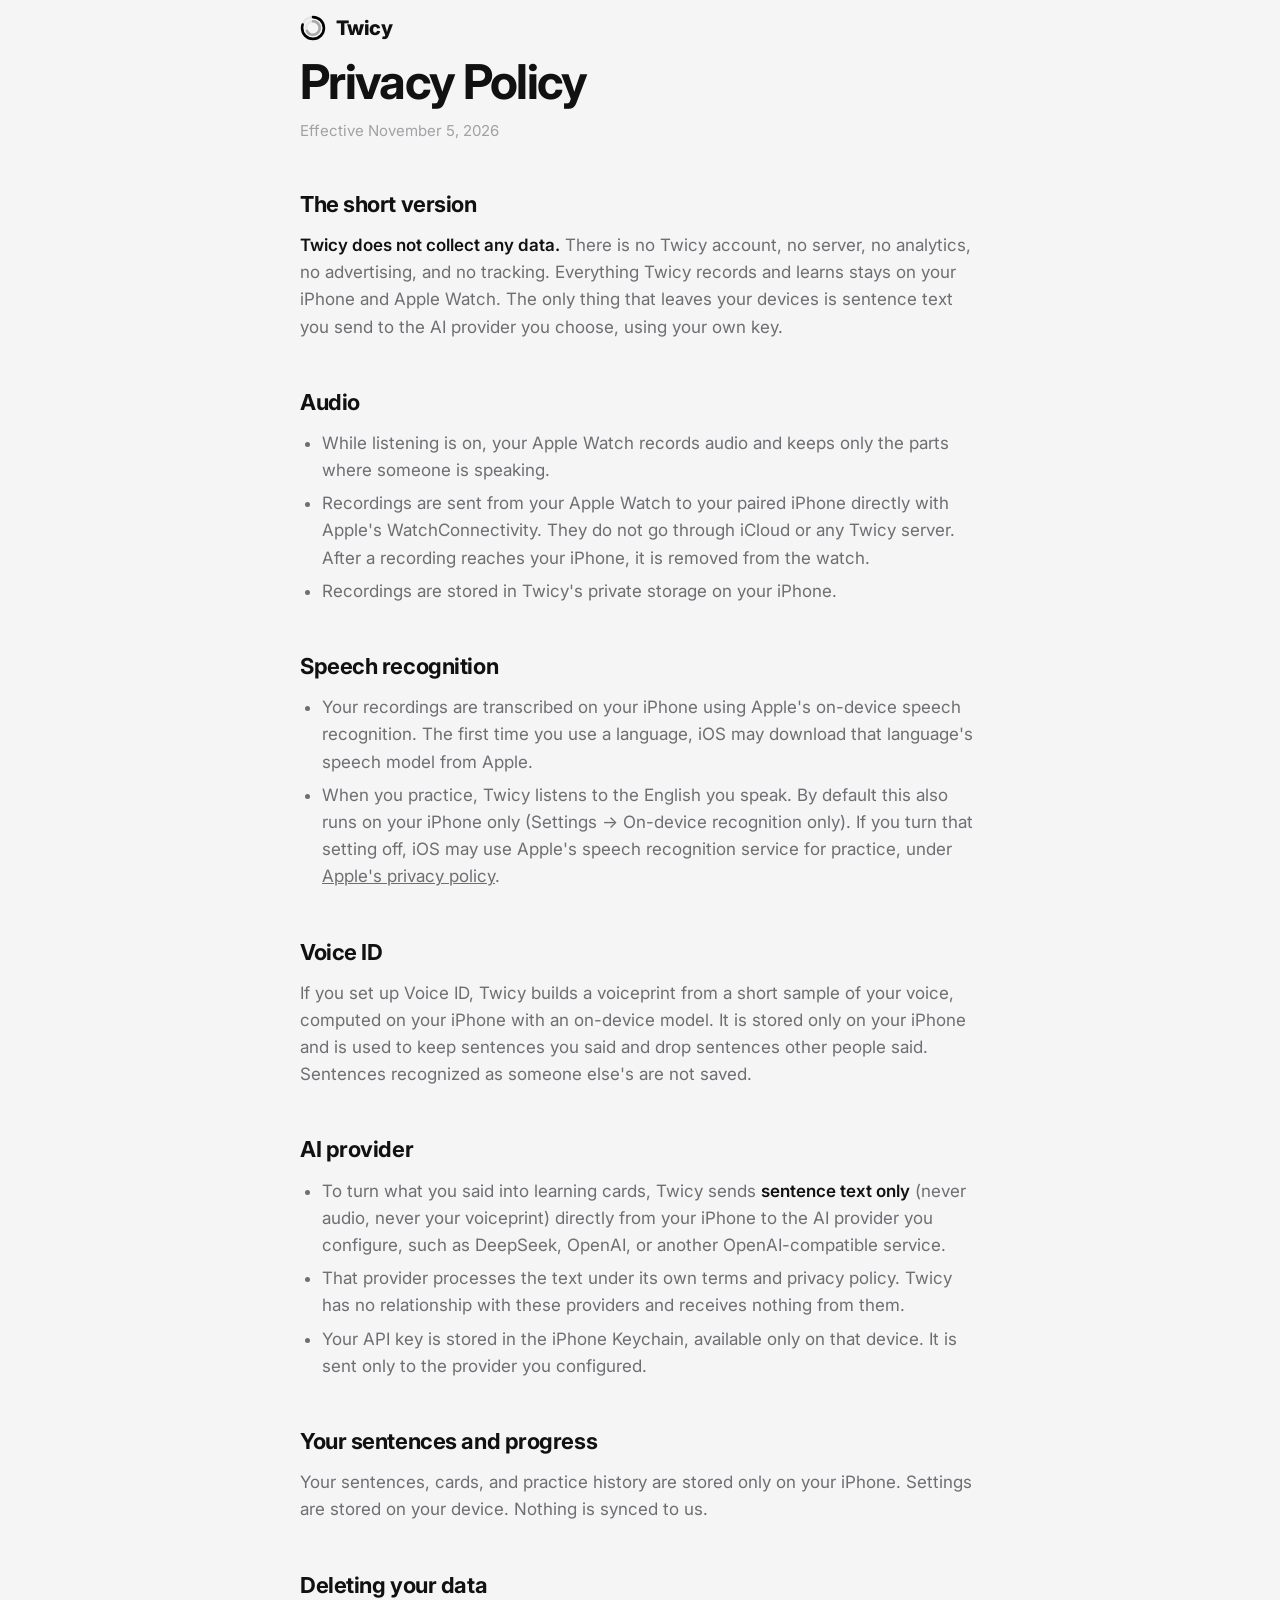
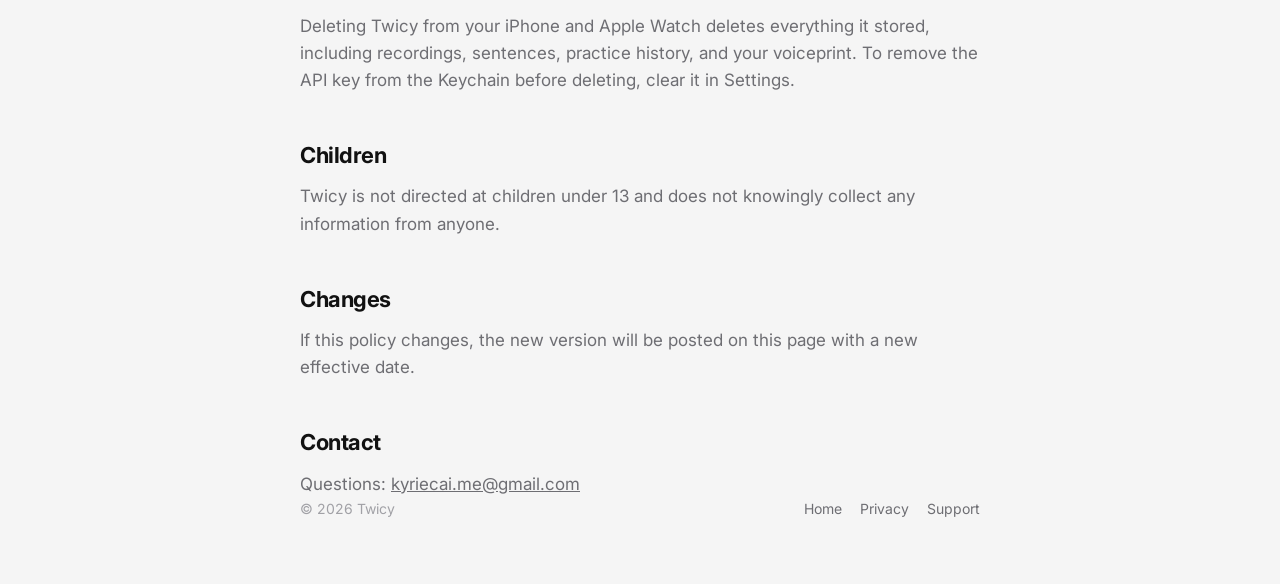
<file: privacy.html>
<!doctype html>
<html lang="en">
<head>
<meta charset="utf-8">
<meta name="viewport" content="width=device-width, initial-scale=1">
<title>Privacy Policy — Twicy</title>
<link rel="preconnect" href="https://fonts.googleapis.com">
<link rel="preconnect" href="https://fonts.gstatic.com" crossorigin>
<link href="https://fonts.googleapis.com/css2?family=Inter:wght@400;500;600;700;800&display=swap" rel="stylesheet">
<style>
:root{--page:#f5f5f5;--surface:#fff;--ink:#000;--text:#111;--muted:#6e6e73;--faint:#a1a1a6;--line:#e5e5e7;--ring-a:#000;--ring-b:#a8a8a8;--track:#e6e6e6}
@media (prefers-color-scheme: dark){:root{--page:#000;--surface:#1c1c1e;--ink:#fff;--text:#f5f5f7;--muted:#98989d;--faint:#636366;--line:#2c2c2e;--ring-a:#fff;--ring-b:#757575;--track:#2b2b2b}}
*{box-sizing:border-box;margin:0;padding:0}
body{background:var(--page);color:var(--text);font-family:Inter,-apple-system,BlinkMacSystemFont,system-ui,sans-serif;line-height:1.6;-webkit-font-smoothing:antialiased}
a{color:inherit}
.wrap{max-width:720px;margin:0 auto;padding:0 20px}
nav .wrap{display:flex;align-items:center;height:56px}
.brand{display:flex;align-items:center;gap:10px;font-weight:800;font-size:20px;letter-spacing:-.03em;text-decoration:none}
.brand svg{width:26px;height:26px}
main{padding:56px 0 80px}
h1{font-size:clamp(34px,6vw,48px);letter-spacing:-.035em;line-height:1.1}
h2{font-size:22px;letter-spacing:-.02em;margin:44px 0 10px}
p,li{color:var(--muted);font-size:17px}
p+p{margin-top:12px}
ul{padding-left:22px;margin-top:10px} li{margin:6px 0}
strong{color:var(--text);font-weight:600}
.date{margin-top:10px;color:var(--faint);font-size:15px}
.card{background:var(--surface);border-radius:22px;padding:24px 26px;margin-top:16px}
.card h3{font-size:18px;letter-spacing:-.01em}
.card p{margin-top:6px;font-size:16px}
footer{padding:0 0 64px;color:var(--faint);font-size:14px}
footer .wrap{display:flex;justify-content:space-between;flex-wrap:wrap;gap:12px}
footer a{text-decoration:none;color:var(--muted)} footer a+a{margin-left:18px}
</style>
</head>
<body>
<nav><div class="wrap"><a class="brand" href="index.html"><svg viewBox="0 0 100 100"><circle cx="50" cy="50" r="42" fill="none" stroke="var(--track)" stroke-width="10"/><circle cx="50" cy="50" r="42" fill="none" stroke="var(--ring-a)" stroke-width="10" stroke-linecap="round" stroke-dasharray="210 264" transform="rotate(-90 50 50)"/><circle cx="50" cy="50" r="26" fill="none" stroke="var(--track)" stroke-width="10"/><circle cx="50" cy="50" r="26" fill="none" stroke="var(--ring-b)" stroke-width="10" stroke-linecap="round" stroke-dasharray="110 164" transform="rotate(-90 50 50)"/></svg>Twicy</a></div></nav>
<main class="wrap">
<h1>Privacy Policy</h1>
<p class="date">Effective November 5, 2026</p>

<h2>The short version</h2>
<p><strong>Twicy does not collect any data.</strong> There is no Twicy account, no server, no analytics, no advertising, and no tracking. Everything Twicy records and learns stays on your iPhone and Apple Watch. The only thing that leaves your devices is sentence text you send to the AI provider you choose, using your own key.</p>

<h2>Audio</h2>
<ul>
<li>While listening is on, your Apple Watch records audio and keeps only the parts where someone is speaking.</li>
<li>Recordings are sent from your Apple Watch to your paired iPhone directly with Apple's WatchConnectivity. They do not go through iCloud or any Twicy server. After a recording reaches your iPhone, it is removed from the watch.</li>
<li>Recordings are stored in Twicy's private storage on your iPhone.</li>
</ul>

<h2>Speech recognition</h2>
<ul>
<li>Your recordings are transcribed on your iPhone using Apple's on-device speech recognition. The first time you use a language, iOS may download that language's speech model from Apple.</li>
<li>When you practice, Twicy listens to the English you speak. By default this also runs on your iPhone only (Settings → On-device recognition only). If you turn that setting off, iOS may use Apple's speech recognition service for practice, under <a href="https://www.apple.com/legal/privacy/">Apple's privacy policy</a>.</li>
</ul>

<h2>Voice ID</h2>
<p>If you set up Voice ID, Twicy builds a voiceprint from a short sample of your voice, computed on your iPhone with an on-device model. It is stored only on your iPhone and is used to keep sentences you said and drop sentences other people said. Sentences recognized as someone else's are not saved.</p>

<h2>AI provider</h2>
<ul>
<li>To turn what you said into learning cards, Twicy sends <strong>sentence text only</strong> (never audio, never your voiceprint) directly from your iPhone to the AI provider you configure, such as DeepSeek, OpenAI, or another OpenAI-compatible service.</li>
<li>That provider processes the text under its own terms and privacy policy. Twicy has no relationship with these providers and receives nothing from them.</li>
<li>Your API key is stored in the iPhone Keychain, available only on that device. It is sent only to the provider you configured.</li>
</ul>

<h2>Your sentences and progress</h2>
<p>Your sentences, cards, and practice history are stored only on your iPhone. Settings are stored on your device. Nothing is synced to us.</p>

<h2>Deleting your data</h2>
<p>Deleting Twicy from your iPhone and Apple Watch deletes everything it stored, including recordings, sentences, practice history, and your voiceprint. To remove the API key from the Keychain before deleting, clear it in Settings.</p>

<h2>Children</h2>
<p>Twicy is not directed at children under 13 and does not knowingly collect any information from anyone.</p>

<h2>Changes</h2>
<p>If this policy changes, the new version will be posted on this page with a new effective date.</p>

<h2>Contact</h2>
<p>Questions: <a href="mailto:kyriecai.me@gmail.com">kyriecai.me@gmail.com</a></p>
</main>
<footer><div class="wrap"><span>© 2026 Twicy</span><span><a href="index.html">Home</a><a href="privacy.html">Privacy</a><a href="support.html">Support</a></span></div></footer>
</body>
</html>
</file>
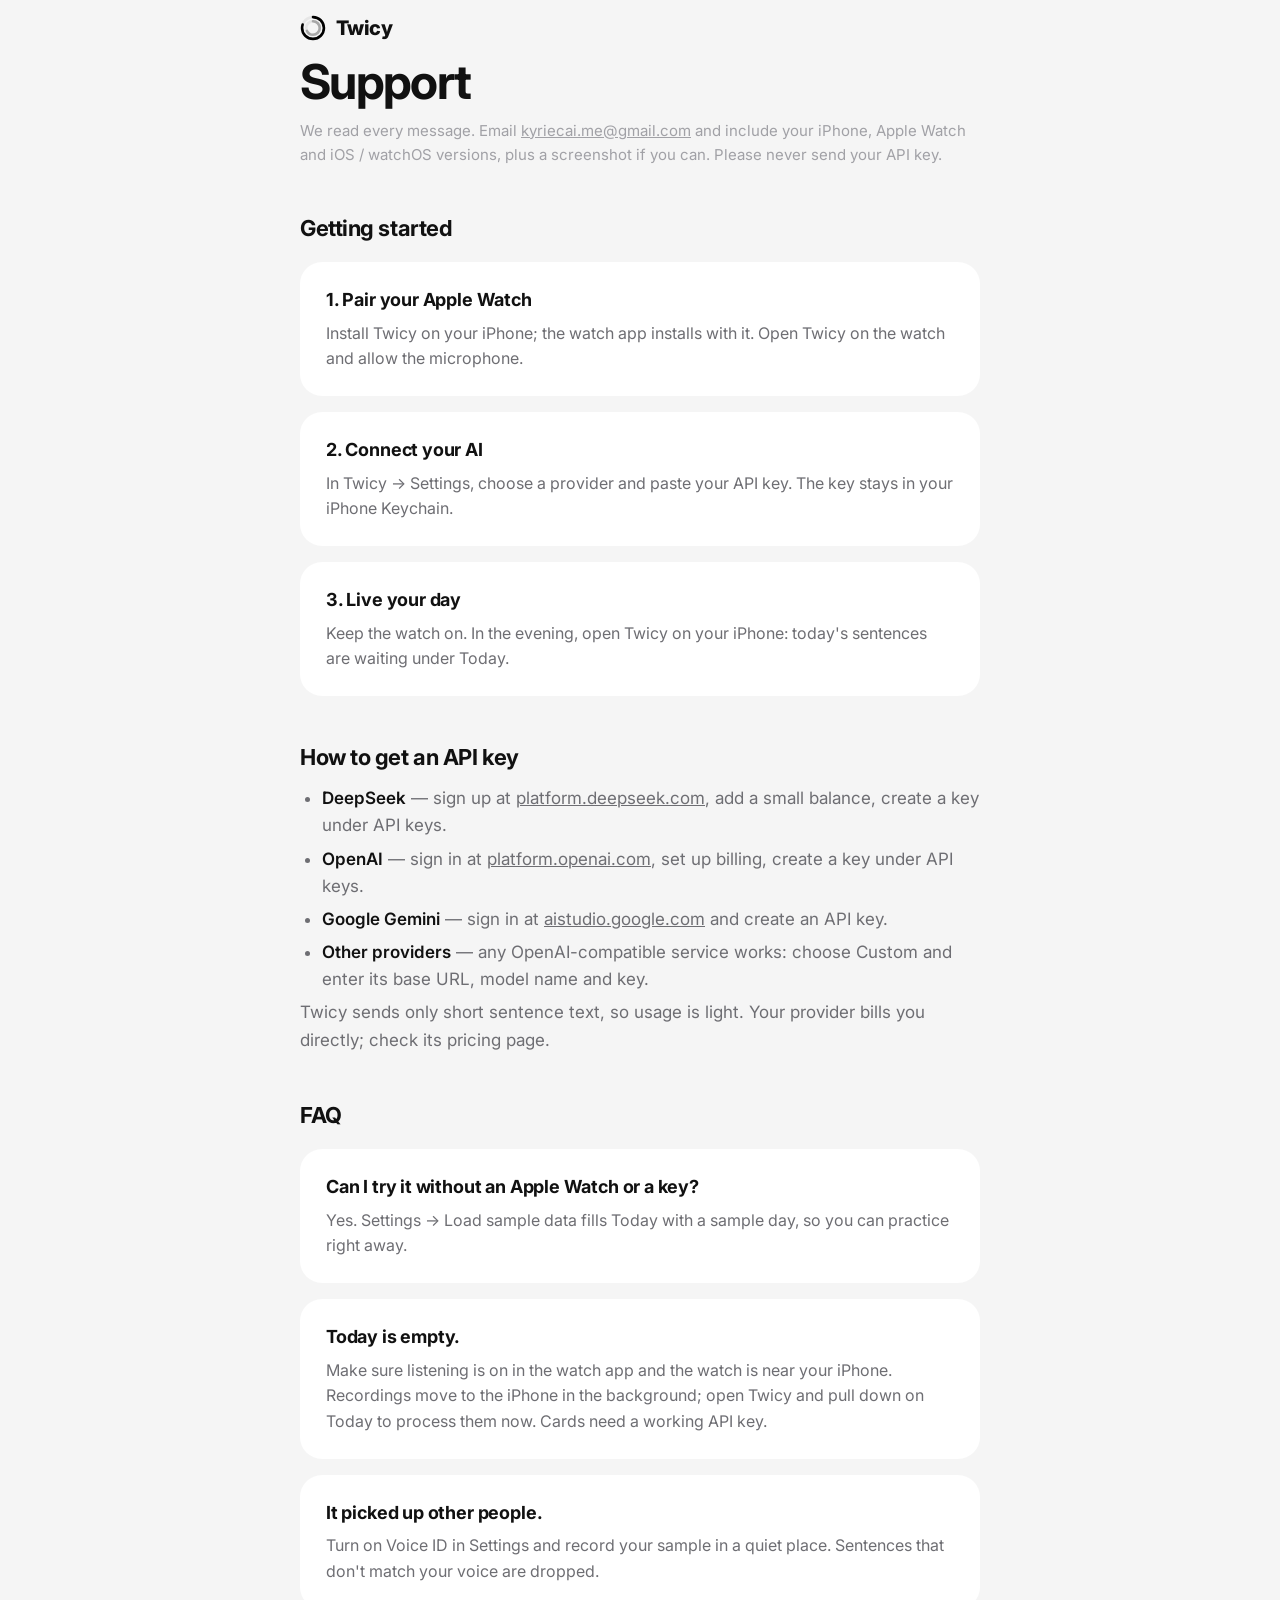
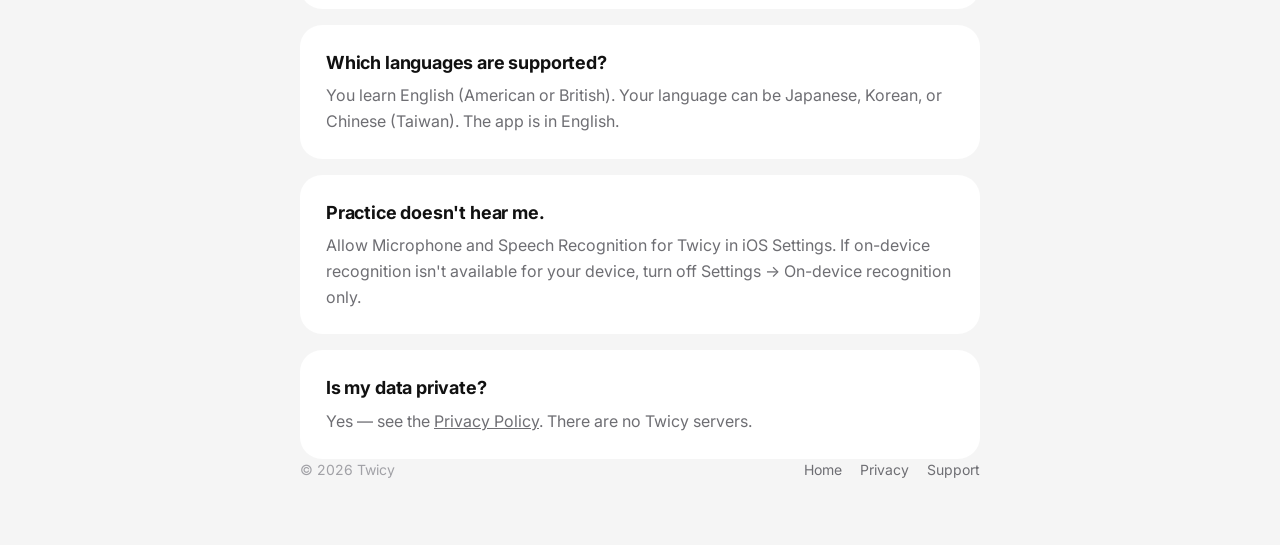
<file: support.html>
<!doctype html>
<html lang="en">
<head>
<meta charset="utf-8">
<meta name="viewport" content="width=device-width, initial-scale=1">
<title>Support — Twicy</title>
<link rel="preconnect" href="https://fonts.googleapis.com">
<link rel="preconnect" href="https://fonts.gstatic.com" crossorigin>
<link href="https://fonts.googleapis.com/css2?family=Inter:wght@400;500;600;700;800&display=swap" rel="stylesheet">
<style>
:root{--page:#f5f5f5;--surface:#fff;--ink:#000;--text:#111;--muted:#6e6e73;--faint:#a1a1a6;--line:#e5e5e7;--ring-a:#000;--ring-b:#a8a8a8;--track:#e6e6e6}
@media (prefers-color-scheme: dark){:root{--page:#000;--surface:#1c1c1e;--ink:#fff;--text:#f5f5f7;--muted:#98989d;--faint:#636366;--line:#2c2c2e;--ring-a:#fff;--ring-b:#757575;--track:#2b2b2b}}
*{box-sizing:border-box;margin:0;padding:0}
body{background:var(--page);color:var(--text);font-family:Inter,-apple-system,BlinkMacSystemFont,system-ui,sans-serif;line-height:1.6;-webkit-font-smoothing:antialiased}
a{color:inherit}
.wrap{max-width:720px;margin:0 auto;padding:0 20px}
nav .wrap{display:flex;align-items:center;height:56px}
.brand{display:flex;align-items:center;gap:10px;font-weight:800;font-size:20px;letter-spacing:-.03em;text-decoration:none}
.brand svg{width:26px;height:26px}
main{padding:56px 0 80px}
h1{font-size:clamp(34px,6vw,48px);letter-spacing:-.035em;line-height:1.1}
h2{font-size:22px;letter-spacing:-.02em;margin:44px 0 10px}
p,li{color:var(--muted);font-size:17px}
p+p{margin-top:12px}
ul{padding-left:22px;margin-top:10px} li{margin:6px 0}
strong{color:var(--text);font-weight:600}
.date{margin-top:10px;color:var(--faint);font-size:15px}
.card{background:var(--surface);border-radius:22px;padding:24px 26px;margin-top:16px}
.card h3{font-size:18px;letter-spacing:-.01em}
.card p{margin-top:6px;font-size:16px}
footer{padding:0 0 64px;color:var(--faint);font-size:14px}
footer .wrap{display:flex;justify-content:space-between;flex-wrap:wrap;gap:12px}
footer a{text-decoration:none;color:var(--muted)} footer a+a{margin-left:18px}
</style>
</head>
<body>
<nav><div class="wrap"><a class="brand" href="index.html"><svg viewBox="0 0 100 100"><circle cx="50" cy="50" r="42" fill="none" stroke="var(--track)" stroke-width="10"/><circle cx="50" cy="50" r="42" fill="none" stroke="var(--ring-a)" stroke-width="10" stroke-linecap="round" stroke-dasharray="210 264" transform="rotate(-90 50 50)"/><circle cx="50" cy="50" r="26" fill="none" stroke="var(--track)" stroke-width="10"/><circle cx="50" cy="50" r="26" fill="none" stroke="var(--ring-b)" stroke-width="10" stroke-linecap="round" stroke-dasharray="110 164" transform="rotate(-90 50 50)"/></svg>Twicy</a></div></nav>
<main class="wrap">
<h1>Support</h1>
<p class="date">We read every message. Email <a href="mailto:kyriecai.me@gmail.com?subject=Twicy%20support">kyriecai.me@gmail.com</a> and include your iPhone, Apple Watch and iOS / watchOS versions, plus a screenshot if you can. Please never send your API key.</p>

<h2>Getting started</h2>
<div class="card"><h3>1. Pair your Apple Watch</h3><p>Install Twicy on your iPhone; the watch app installs with it. Open Twicy on the watch and allow the microphone.</p></div>
<div class="card"><h3>2. Connect your AI</h3><p>In Twicy → Settings, choose a provider and paste your API key. The key stays in your iPhone Keychain.</p></div>
<div class="card"><h3>3. Live your day</h3><p>Keep the watch on. In the evening, open Twicy on your iPhone: today's sentences are waiting under Today.</p></div>

<h2>How to get an API key</h2>
<ul>
<li><strong>DeepSeek</strong> — sign up at <a href="https://platform.deepseek.com/api_keys">platform.deepseek.com</a>, add a small balance, create a key under API keys.</li>
<li><strong>OpenAI</strong> — sign in at <a href="https://platform.openai.com/api-keys">platform.openai.com</a>, set up billing, create a key under API keys.</li>
<li><strong>Google Gemini</strong> — sign in at <a href="https://aistudio.google.com/apikey">aistudio.google.com</a> and create an API key.</li>
<li><strong>Other providers</strong> — any OpenAI-compatible service works: choose Custom and enter its base URL, model name and key.</li>
</ul>
<p>Twicy sends only short sentence text, so usage is light. Your provider bills you directly; check its pricing page.</p>

<h2>FAQ</h2>
<div class="card"><h3>Can I try it without an Apple Watch or a key?</h3><p>Yes. Settings → Load sample data fills Today with a sample day, so you can practice right away.</p></div>
<div class="card"><h3>Today is empty.</h3><p>Make sure listening is on in the watch app and the watch is near your iPhone. Recordings move to the iPhone in the background; open Twicy and pull down on Today to process them now. Cards need a working API key.</p></div>
<div class="card"><h3>It picked up other people.</h3><p>Turn on Voice ID in Settings and record your sample in a quiet place. Sentences that don't match your voice are dropped.</p></div>
<div class="card"><h3>Which languages are supported?</h3><p>You learn English (American or British). Your language can be Japanese, Korean, or Chinese (Taiwan). The app is in English.</p></div>
<div class="card"><h3>Practice doesn't hear me.</h3><p>Allow Microphone and Speech Recognition for Twicy in iOS Settings. If on-device recognition isn't available for your device, turn off Settings → On-device recognition only.</p></div>
<div class="card"><h3>Is my data private?</h3><p>Yes — see the <a href="privacy.html">Privacy Policy</a>. There are no Twicy servers.</p></div>
</main>
<footer><div class="wrap"><span>© 2026 Twicy</span><span><a href="index.html">Home</a><a href="privacy.html">Privacy</a><a href="support.html">Support</a></span></div></footer>
</body>
</html>
</file>
